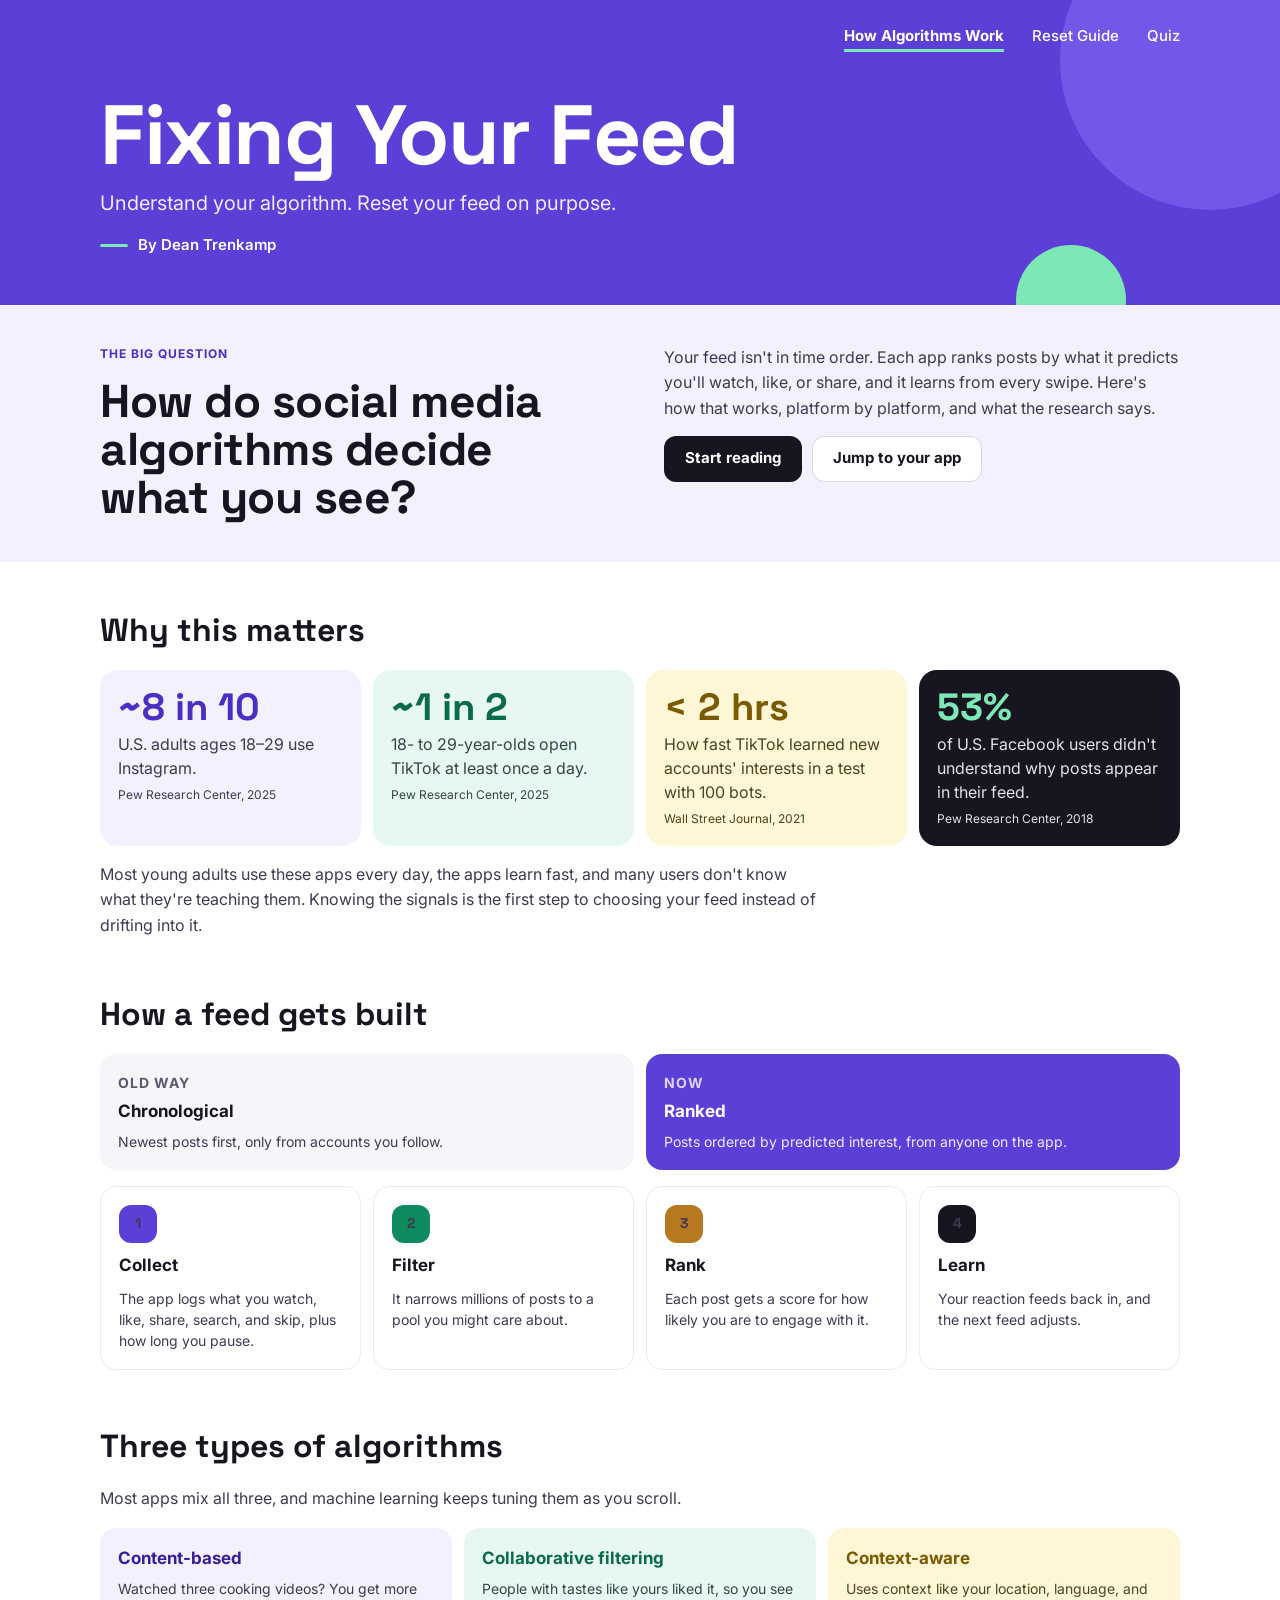
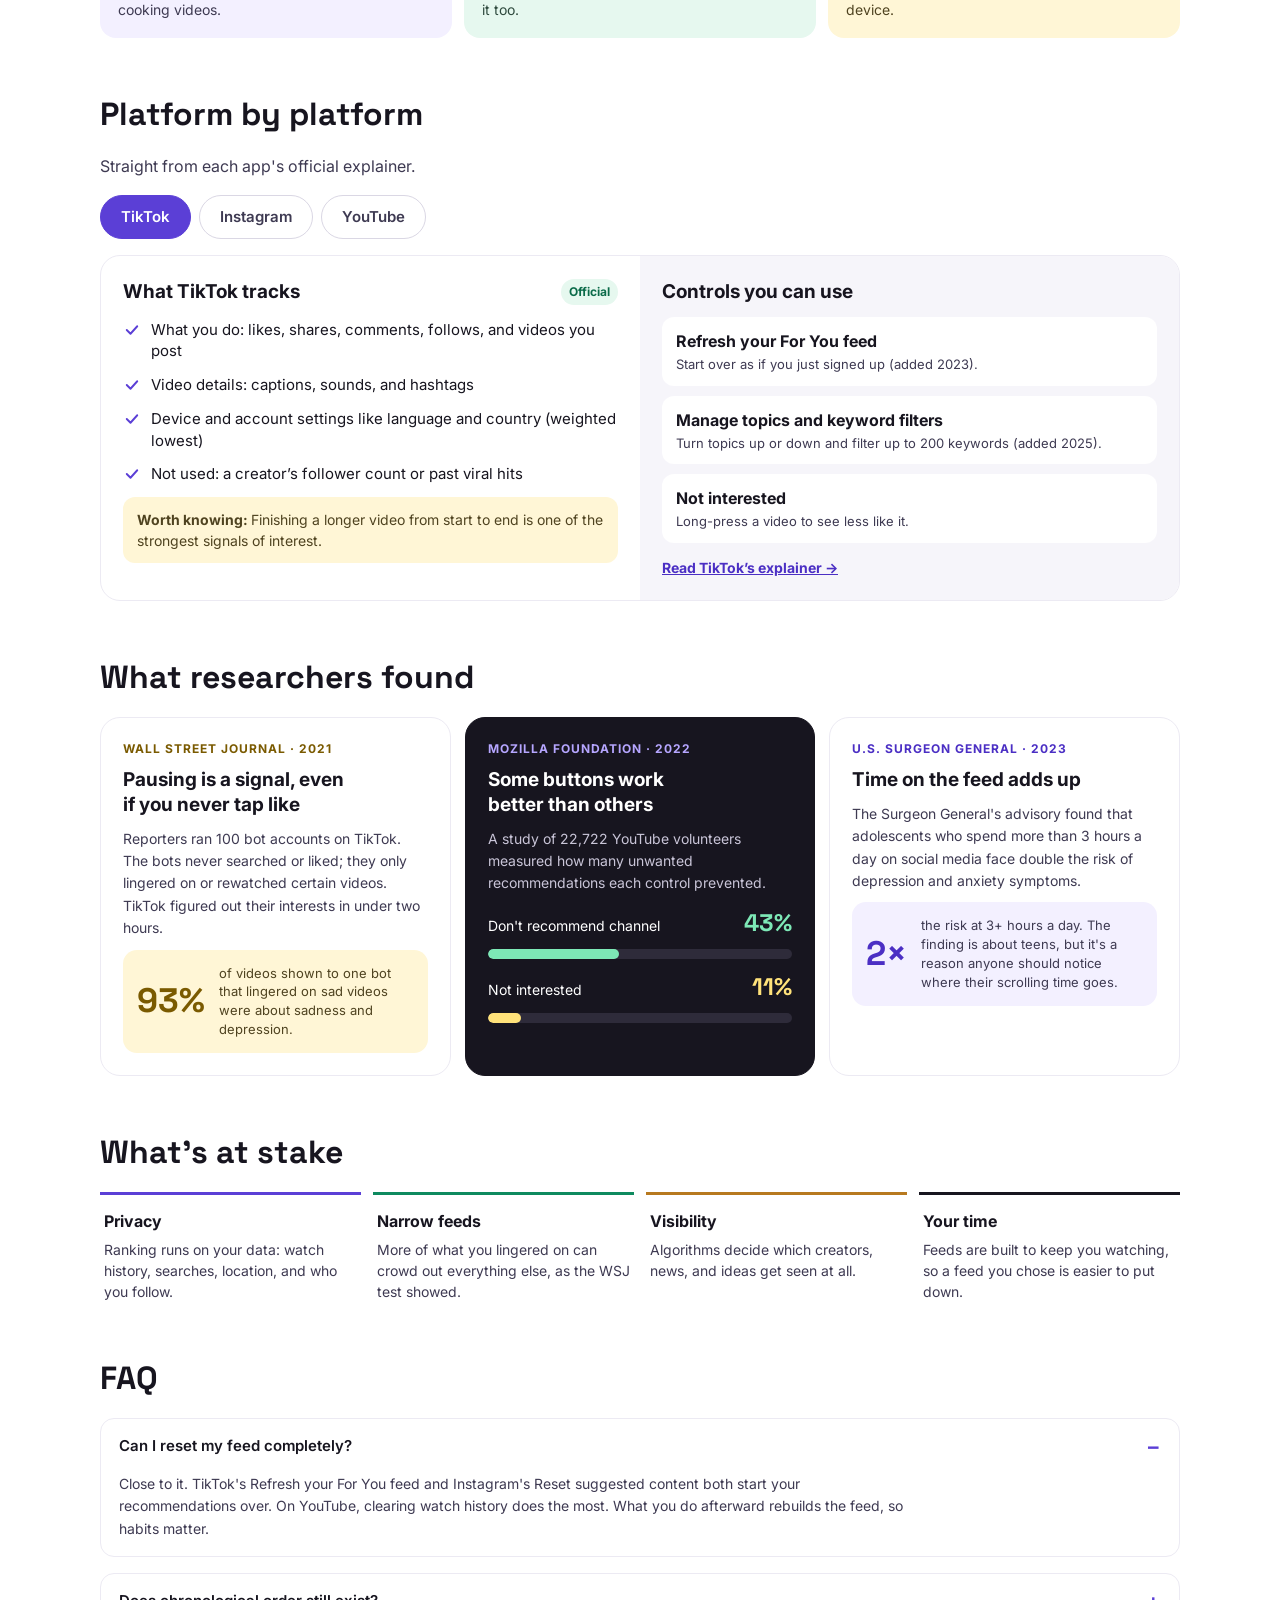
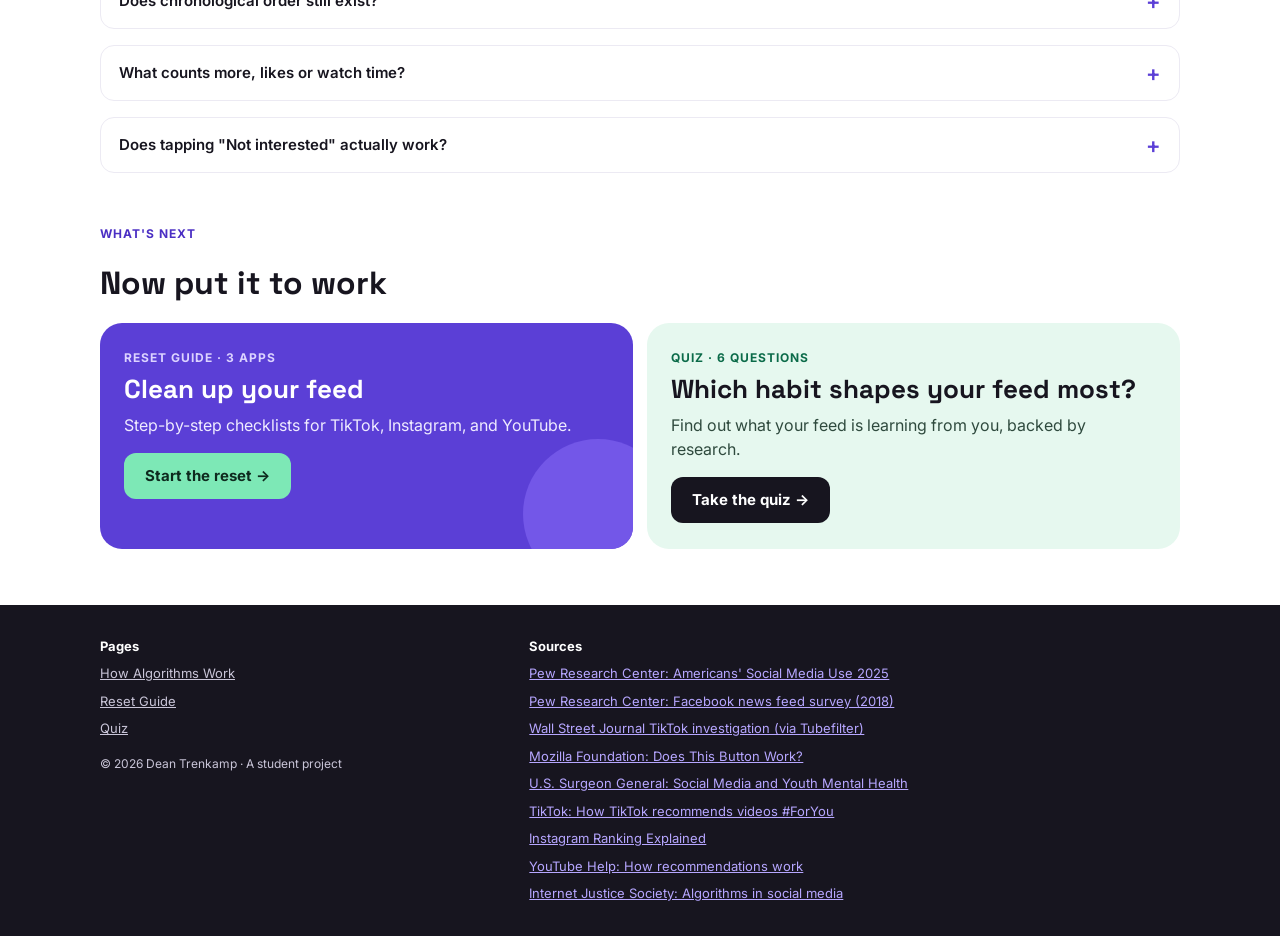
<file: index.html>
<!doctype html>
<html lang="en">
<head>
<meta charset="utf-8">
<meta name="viewport" content="width=device-width, initial-scale=1, viewport-fit=cover">
<title>Fixing Your Feed</title>
<meta name="claude:viewport-fit-sides" content="cover">
<meta name="author" content="Dean Trenkamp">
<meta name="description" content="Learn how TikTok, Instagram, and YouTube algorithms decide what you see, then reset your feed on purpose.">
<link rel="preconnect" href="https://fonts.googleapis.com">
<link rel="preconnect" href="https://fonts.gstatic.com" crossorigin>
<link rel="stylesheet" href="https://fonts.googleapis.com/css2?family=Space+Grotesk:wght@500;700&family=Inter:wght@400;500;600;700&display=swap">
<link rel="stylesheet" href="styles.css">
</head>
<body>

<header class="site-header">
  <div class="wrap topbar">
    <nav class="nav" aria-label="Main">
      <a href="index.html" aria-current="page">How Algorithms Work</a>
      <a href="reset.html">Reset Guide</a>
      <a href="quiz.html">Quiz</a>
    </nav>
  </div>
  <div class="wrap hero">
    <h1>Fixing Your Feed</h1>
    <p>Understand your algorithm. Reset your feed on purpose.</p>
    <span class="byline">By Dean Trenkamp</span>
  </div>
</header>

<main>
  <section class="band">
    <div class="wrap question">
      <div>
        <span class="eyebrow">The big question</span>
        <h2>How do social media algorithms decide what you see?</h2>
      </div>
      <div>
        <p class="lede">Your feed isn't in time order. Each app ranks posts by what it predicts you'll watch, like, or share, and it learns from every swipe. Here's how that works, platform by platform, and what the research says.</p>
        <div class="row">
          <a class="btn btn-dark" href="#how">Start reading</a>
          <a class="btn btn-light" href="#platforms">Jump to your app</a>
        </div>
      </div>
    </div>
  </section>

  <section class="wrap section" aria-labelledby="why">
    <h2 id="why">Why this matters</h2>
    <div class="grid">
      <div class="stat t-violet"><strong>~8 in 10</strong><span>U.S. adults ages 18–29 use Instagram.</span><span class="src">Pew Research Center, 2025</span></div>
      <div class="stat t-mint"><strong>~1 in 2</strong><span>18- to 29-year-olds open TikTok at least once a day.</span><span class="src">Pew Research Center, 2025</span></div>
      <div class="stat t-sun"><strong>&lt; 2 hrs</strong><span>How fast TikTok learned new accounts' interests in a test with 100 bots.</span><span class="src">Wall Street Journal, 2021</span></div>
      <div class="stat t-night"><strong>53%</strong><span>of U.S. Facebook users didn't understand why posts appear in their feed.</span><span class="src">Pew Research Center, 2018</span></div>
    </div>
    <p class="lede">Most young adults use these apps every day, the apps learn fast, and many users don't know what they're teaching them. Knowing the signals is the first step to choosing your feed instead of drifting into it.</p>
  </section>

  <section class="wrap section" id="how" aria-labelledby="how-h">
    <h2 id="how-h">How a feed gets built</h2>
    <div class="grid">
      <div class="tile" style="background: var(--soft)"><span class="eyebrow" style="color: var(--ink-3)">Old way</span><b>Chronological</b><span style="color: var(--ink-2)">Newest posts first, only from accounts you follow.</span></div>
      <div class="tile compare-new"><span class="eyebrow" style="color: #DCD3FF">Now</span><b>Ranked</b><span>Posts ordered by predicted interest, from anyone on the app.</span></div>
    </div>
    <ol class="grid steps">
      <li><span class="num" style="background: var(--violet)">1</span><b>Collect</b><span>The app logs what you watch, like, share, search, and skip, plus how long you pause.</span></li>
      <li><span class="num" style="background: #0E8A5F">2</span><b>Filter</b><span>It narrows millions of posts to a pool you might care about.</span></li>
      <li><span class="num" style="background: #B7791F">3</span><b>Rank</b><span>Each post gets a score for how likely you are to engage with it.</span></li>
      <li><span class="num" style="background: var(--ink)">4</span><b>Learn</b><span>Your reaction feeds back in, and the next feed adjusts.</span></li>
    </ol>
  </section>

  <section class="wrap section" aria-labelledby="types">
    <h2 id="types">Three types of algorithms</h2>
    <p class="lede">Most apps mix all three, and machine learning keeps tuning them as you scroll.</p>
    <div class="grid">
      <div class="tile t-violet"><b style="color: #36209A">Content-based</b><span>Watched three cooking videos? You get more cooking videos.</span></div>
      <div class="tile t-mint"><b style="color: var(--mint-ink)">Collaborative filtering</b><span>People with tastes like yours liked it, so you see it too.</span></div>
      <div class="tile t-sun"><b style="color: var(--sun-ink)">Context-aware</b><span>Uses context like your location, language, and device.</span></div>
    </div>
  </section>

  <section class="wrap section" id="platforms" aria-labelledby="plat-h">
    <h2 id="plat-h">Platform by platform</h2>
    <p class="lede">Straight from each app's official explainer.</p>
    <div class="tabs" role="tablist" aria-label="Choose a platform">
      <button class="tab" role="tab" id="tab-tiktok" data-platform="tiktok" aria-selected="true" aria-controls="platform-panel">TikTok</button>
      <button class="tab" role="tab" id="tab-instagram" data-platform="instagram" aria-selected="false" aria-controls="platform-panel">Instagram</button>
      <button class="tab" role="tab" id="tab-youtube" data-platform="youtube" aria-selected="false" aria-controls="platform-panel">YouTube</button>
    </div>
    <div class="platform" id="platform-panel" role="tabpanel" aria-labelledby="tab-tiktok"></div>
  </section>

  <section class="wrap section" aria-labelledby="res-h">
    <h2 id="res-h">What researchers found</h2>
    <div class="grid wide">
      <article class="card">
        <span class="eyebrow" style="color: var(--sun-ink)">Wall Street Journal · 2021</span>
        <h3>Pausing is a signal, even if you never tap like</h3>
        <p>Reporters ran 100 bot accounts on TikTok. The bots never searched or liked; they only lingered on or rewatched certain videos. TikTok figured out their interests in under two hours.</p>
        <div class="callout t-sun"><strong>93%</strong><span>of videos shown to one bot that lingered on sad videos were about sadness and depression.</span></div>
      </article>
      <article class="card dark">
        <span class="eyebrow" style="color: var(--link-dark)">Mozilla Foundation · 2022</span>
        <h3>Some buttons work better than others</h3>
        <p>A study of 22,722 YouTube volunteers measured how many unwanted recommendations each control prevented.</p>
        <div class="bar-row"><div class="lab"><span>Don't recommend channel</span><strong style="color: var(--mint)">43%</strong></div><div class="bar"><i style="width: 43%; background: var(--mint)"></i></div></div>
        <div class="bar-row"><div class="lab"><span>Not interested</span><strong style="color: #FFE27A">11%</strong></div><div class="bar"><i style="width: 11%; background: #FFE27A"></i></div></div>
      </article>
      <article class="card">
        <span class="eyebrow" style="color: var(--violet-ink)">U.S. Surgeon General · 2023</span>
        <h3>Time on the feed adds up</h3>
        <p>The Surgeon General's advisory found that adolescents who spend more than 3 hours a day on social media face double the risk of depression and anxiety symptoms.</p>
        <div class="callout t-violet"><strong>2×</strong><span>the risk at 3+ hours a day. The finding is about teens, but it's a reason anyone should notice where their scrolling time goes.</span></div>
      </article>
    </div>
  </section>

  <section class="wrap section" aria-labelledby="stake-h">
    <h2 id="stake-h">What's at stake</h2>
    <div class="grid">
      <div class="stake"><b>Privacy</b><span>Ranking runs on your data: watch history, searches, location, and who you follow.</span></div>
      <div class="stake" style="border-color: #0E8A5F"><b>Narrow feeds</b><span>More of what you lingered on can crowd out everything else, as the WSJ test showed.</span></div>
      <div class="stake" style="border-color: #B7791F"><b>Visibility</b><span>Algorithms decide which creators, news, and ideas get seen at all.</span></div>
      <div class="stake" style="border-color: var(--ink)"><b>Your time</b><span>Feeds are built to keep you watching, so a feed you chose is easier to put down.</span></div>
    </div>
  </section>

  <section class="wrap section faq" aria-labelledby="faq-h">
    <h2 id="faq-h">FAQ</h2>
    <details open><summary>Can I reset my feed completely?</summary><p>Close to it. TikTok's Refresh your For You feed and Instagram's Reset suggested content both start your recommendations over. On YouTube, clearing watch history does the most. What you do afterward rebuilds the feed, so habits matter.</p></details>
    <details><summary>Does chronological order still exist?</summary><p>Sometimes. Instagram lets you switch Feed to only Following or Favorites, shown newest first.</p></details>
    <details><summary>What counts more, likes or watch time?</summary><p>Watch time is a big one. TikTok says finishing a longer video is a strong interest signal, and the WSJ's bots shaped their feeds without liking anything.</p></details>
    <details><summary>Does tapping "Not interested" actually work?</summary><p>A little. Mozilla found it stopped only 11% of unwanted YouTube recommendations, while Don't recommend channel stopped 43%. Blocking a source beats flagging single posts.</p></details>
  </section>

  <section class="wrap section" aria-labelledby="next-h">
    <span class="eyebrow" style="color: var(--violet-ink)">What's next</span>
    <h2 id="next-h">Now put it to work</h2>
    <div class="grid wide">
      <a class="next violet" href="reset.html">
        <span class="eyebrow">Reset guide · 3 apps</span>
        <strong class="title">Clean up your feed</strong>
        <span>Step-by-step checklists for TikTok, Instagram, and YouTube.</span>
        <span class="btn btn-mint">Start the reset →</span>
      </a>
      <a class="next mint" href="quiz.html">
        <span class="eyebrow">Quiz · 6 questions</span>
        <strong class="title">Which habit shapes your feed most?</strong>
        <span>Find out what your feed is learning from you, backed by research.</span>
        <span class="btn btn-dark">Take the quiz →</span>
      </a>
    </div>
  </section>
</main>

<footer class="site-footer">
  <div class="wrap">
    <div class="col">
      <b>Pages</b>
      <a href="index.html">How Algorithms Work</a>
      <a href="reset.html">Reset Guide</a>
      <a href="quiz.html">Quiz</a>
      <span style="margin-top: 8px; font-size: 12px">© 2026 Dean Trenkamp · A student project</span>
    </div>
    <div class="col">
      <b>Sources</b>
      <a class="src" href="https://www.pewresearch.org/internet/2025/11/20/americans-social-media-use-2025/">Pew Research Center: Americans' Social Media Use 2025</a>
      <a class="src" href="https://www.pewresearch.org/short-reads/2018/09/05/many-facebook-users-dont-understand-how-the-sites-news-feed-works/">Pew Research Center: Facebook news feed survey (2018)</a>
      <a class="src" href="https://tubefilter.com/2021/07/21/tiktok-recommendation-algorithm-wall-street-journal-guillaume-chaslot/">Wall Street Journal TikTok investigation (via Tubefilter)</a>
      <a class="src" href="https://www.mozillafoundation.org/blog/mozilla-investigation-youtubes-dislike-button-other-user-controls-largely-fail-to-stop-unwanted-recommendations/">Mozilla Foundation: Does This Button Work?</a>
      <a class="src" href="https://www.hhs.gov/surgeongeneral/reports-and-publications/youth-mental-health/social-media">U.S. Surgeon General: Social Media and Youth Mental Health</a>
      <a class="src" href="https://newsroom.tiktok.com/en-us/how-tiktok-recommends-videos-for-you/">TikTok: How TikTok recommends videos #ForYou</a>
      <a class="src" href="https://about.instagram.com/blog/announcements/instagram-ranking-explained">Instagram Ranking Explained</a>
      <a class="src" href="https://support.google.com/youtube/answer/16089387">YouTube Help: How recommendations work</a>
      <a class="src" href="https://www.internetjustsociety.org/algorithms-in-social-media-platforms">Internet Justice Society: Algorithms in social media</a>
    </div>
  </div>
</footer>

<script src="app.js"></script>
</body>
</html>
</file>
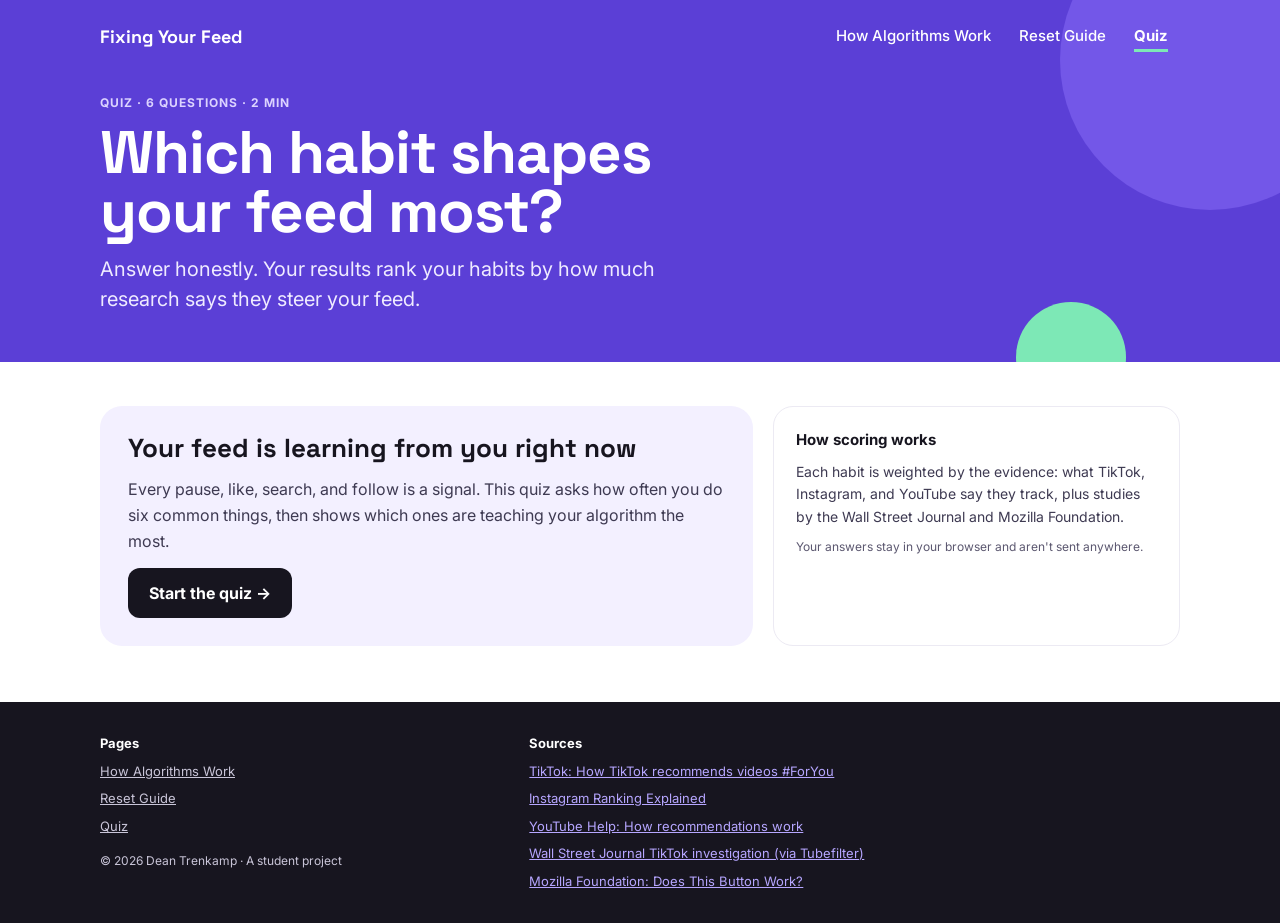
<file: quiz.html>
<!doctype html>
<html lang="en">
<head>
<meta charset="utf-8">
<meta name="viewport" content="width=device-width, initial-scale=1, viewport-fit=cover">
<title>Quiz · Fixing Your Feed</title>
<meta name="author" content="Dean Trenkamp">
<meta name="description" content="A six-question quiz that ranks which of your habits shape your social media feed the most, backed by research.">
<link rel="preconnect" href="https://fonts.googleapis.com">
<link rel="preconnect" href="https://fonts.gstatic.com" crossorigin>
<link rel="stylesheet" href="https://fonts.googleapis.com/css2?family=Space+Grotesk:wght@500;700&family=Inter:wght@400;500;600;700&display=swap">
<link rel="stylesheet" href="styles.css">
</head>
<body>
<header class="site-header">
  <div class="wrap topbar">
    <a class="brand" href="index.html">Fixing Your Feed</a>
    <nav class="nav" aria-label="Main">
      <a href="index.html">How Algorithms Work</a>
      <a href="reset.html">Reset Guide</a>
      <a href="quiz.html" aria-current="page">Quiz</a>
    </nav>
  </div>
  <div class="wrap hero compact">
    <span class="eyebrow">Quiz · 6 questions · 2 min</span>
    <h1>Which habit shapes your feed most?</h1>
    <p>Answer honestly. Your results rank your habits by how much research says they steer your feed.</p>
  </div>
</header>

<main>
  <section class="wrap section" aria-live="polite">

    <div id="quiz-intro" class="split">
      <div class="intro-main">
        <h2>Your feed is learning from you right now</h2>
        <p class="lede">Every pause, like, search, and follow is a signal. This quiz asks how often you do six common things, then shows which ones are teaching your algorithm the most.</p>
        <button class="btn btn-dark" id="start-btn" type="button" style="align-self: flex-start; min-height: 50px; font-size: 16px">Start the quiz →</button>
      </div>
      <div class="card intro-side">
        <b style="font-size: 15px">How scoring works</b>
        <p>Each habit is weighted by the evidence: what TikTok, Instagram, and YouTube say they track, plus studies by the Wall Street Journal and Mozilla Foundation.</p>
        <span class="small">Your answers stay in your browser and aren't sent anywhere.</span>
      </div>
    </div>

    <div id="quiz-question" class="quiz-box" hidden>
      <div class="quiz-meta"><span id="q-count">Question 1 of 6</span><b id="q-habit"></b></div>
      <div class="bar light"><i class="violet" id="q-bar" style="width: 0%"></i></div>
      <fieldset class="q">
        <legend id="q-text"></legend>
        <div id="q-options" style="display: flex; flex-direction: column; gap: 10px"></div>
      </fieldset>
      <div class="row" style="justify-content: space-between; align-items: center">
        <button class="btn btn-light" id="back-btn" type="button" style="font-size: 14px; min-height: 44px">← Back</button>
        <span class="small">Pick an answer to continue</span>
      </div>
    </div>

    <div id="quiz-results" hidden style="display: flex; flex-direction: column; gap: 22px">
      <div class="split">
        <div class="top-card">
          <span class="eyebrow">Your #1 feed shaper</span>
          <h2 id="r-habit"></h2>
          <p id="r-result"></p>
          <div class="ev"><b>The evidence: </b><span id="r-evidence"></span> <cite id="r-src"></cite></div>
        </div>
        <div class="fix-card">
          <span class="eyebrow">Your next move</span>
          <h3 id="r-fix-title"></h3>
          <p id="r-fix"></p>
          <a class="btn btn-dark" href="reset.html">Open the Reset Guide →</a>
        </div>
      </div>
      <div class="card" style="gap: 16px">
        <div class="row" style="justify-content: space-between; align-items: baseline">
          <h2 style="font-size: 22px">All your habits, ranked</h2>
          <span class="small">Impact = how often you do it × how strongly it shapes feeds</span>
        </div>
        <div class="ranked" id="r-ranked"></div>
      </div>
      <div class="row">
        <button class="btn btn-light" id="restart-btn" type="button">Retake the quiz</button>
        <a class="btn btn-light" href="index.html" style="background: var(--violet-tint); border-color: var(--violet-tint)">Learn how algorithms work</a>
      </div>
    </div>
  </section>
</main>

<footer class="site-footer">
  <div class="wrap">
    <div class="col">
      <b>Pages</b>
      <a href="index.html">How Algorithms Work</a>
      <a href="reset.html">Reset Guide</a>
      <a href="quiz.html">Quiz</a>
      <span style="margin-top: 8px; font-size: 12px">© 2026 Dean Trenkamp · A student project</span>
    </div>
    <div class="col">
      <b>Sources</b>
      <a class="src" href="https://newsroom.tiktok.com/en-us/how-tiktok-recommends-videos-for-you/">TikTok: How TikTok recommends videos #ForYou</a>
      <a class="src" href="https://about.instagram.com/blog/announcements/instagram-ranking-explained">Instagram Ranking Explained</a>
      <a class="src" href="https://support.google.com/youtube/answer/16089387">YouTube Help: How recommendations work</a>
      <a class="src" href="https://tubefilter.com/2021/07/21/tiktok-recommendation-algorithm-wall-street-journal-guillaume-chaslot/">Wall Street Journal TikTok investigation (via Tubefilter)</a>
      <a class="src" href="https://www.mozillafoundation.org/blog/mozilla-investigation-youtubes-dislike-button-other-user-controls-largely-fail-to-stop-unwanted-recommendations/">Mozilla Foundation: Does This Button Work?</a>
    </div>
  </div>
</footer>
<script src="app.js"></script>
</body>
</html>
</file>
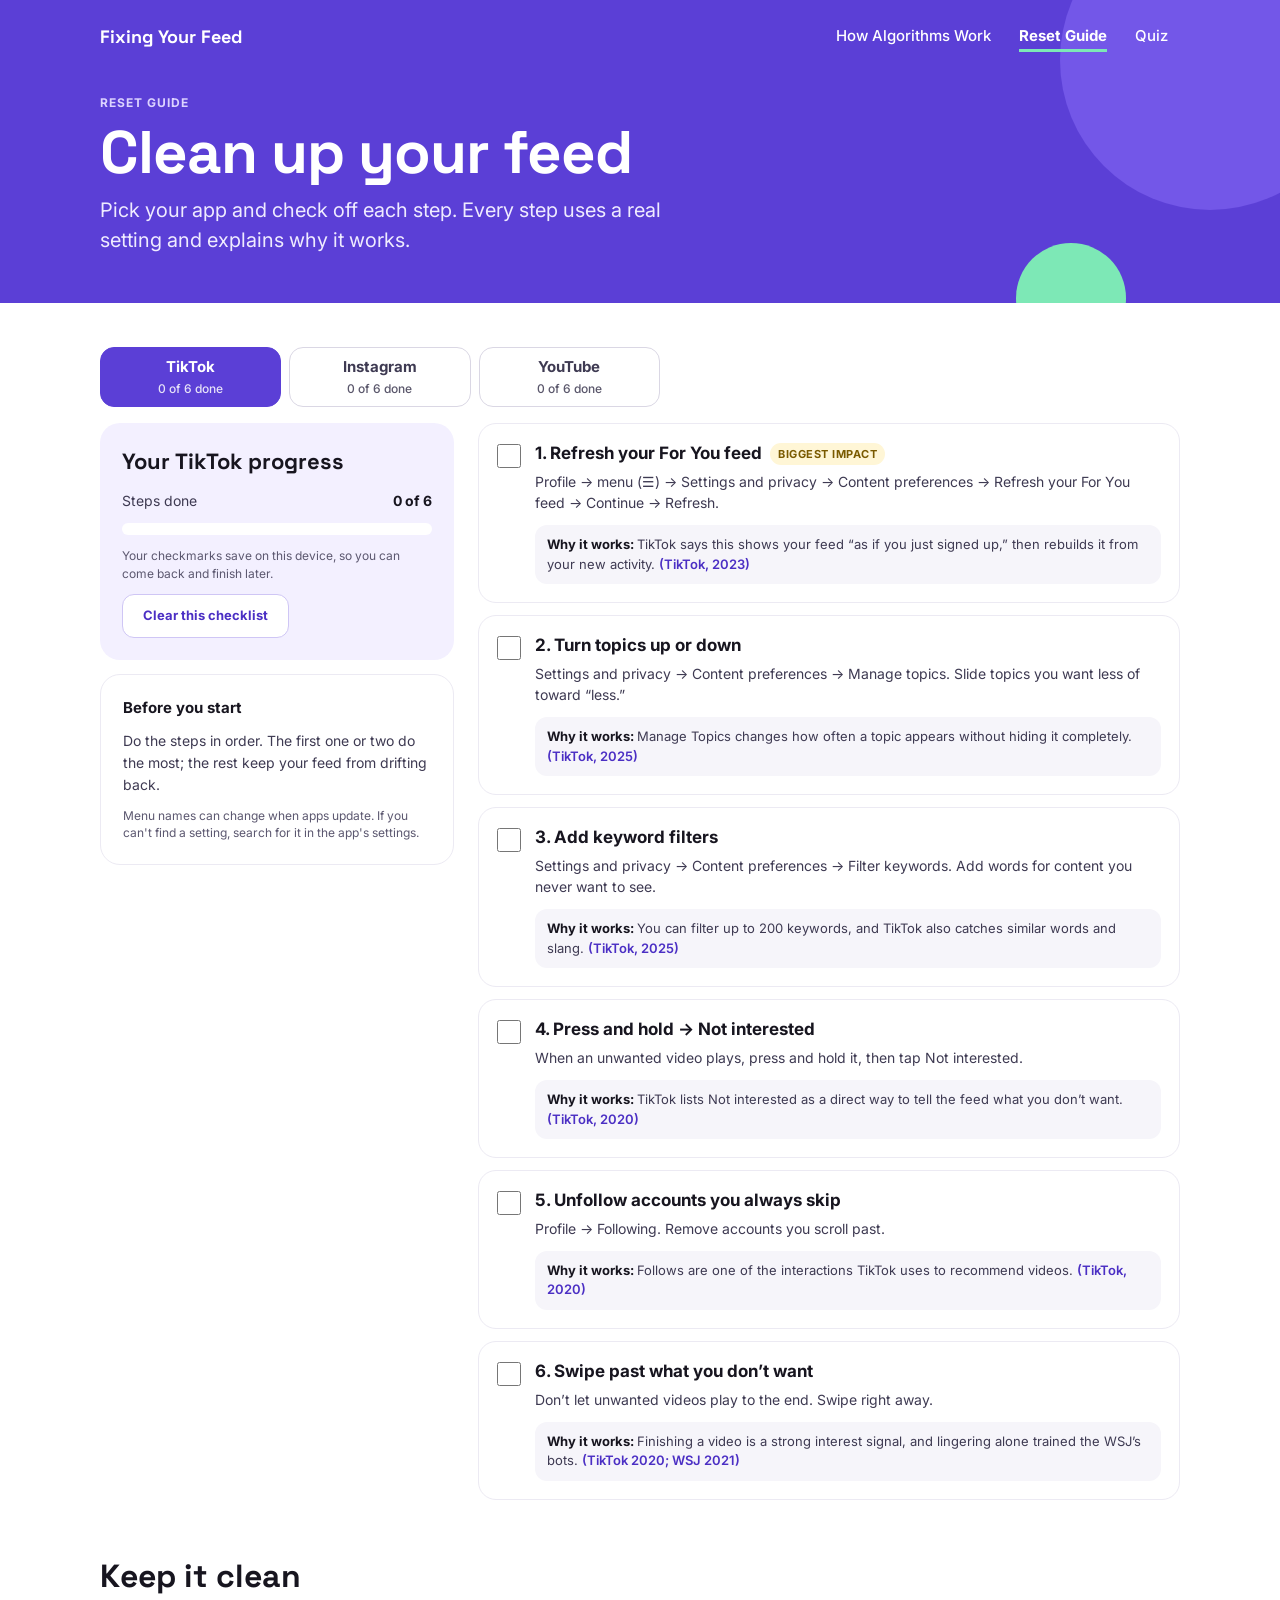
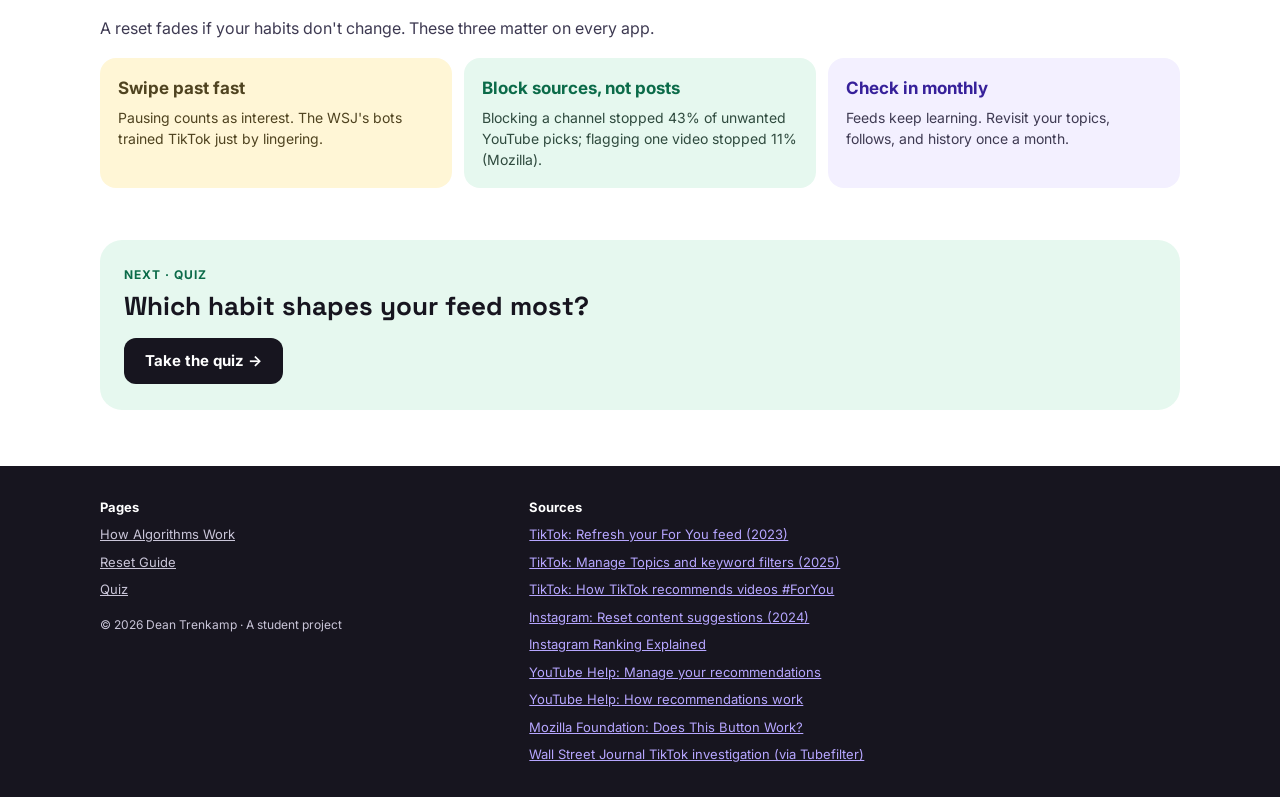
<file: reset.html>
<!doctype html>
<html lang="en">
<head>
<meta charset="utf-8">
<meta name="viewport" content="width=device-width, initial-scale=1, viewport-fit=cover">
<title>Reset Guide · Fixing Your Feed</title>
<meta name="author" content="Dean Trenkamp">
<meta name="description" content="Step-by-step checklists to reset your TikTok, Instagram, and YouTube feeds, with the evidence behind each step.">
<link rel="preconnect" href="https://fonts.googleapis.com">
<link rel="preconnect" href="https://fonts.gstatic.com" crossorigin>
<link rel="stylesheet" href="https://fonts.googleapis.com/css2?family=Space+Grotesk:wght@500;700&family=Inter:wght@400;500;600;700&display=swap">
<link rel="stylesheet" href="styles.css">
</head>
<body>
<header class="site-header">
  <div class="wrap topbar">
    <a class="brand" href="index.html">Fixing Your Feed</a>
    <nav class="nav" aria-label="Main">
      <a href="index.html">How Algorithms Work</a>
      <a href="reset.html" aria-current="page">Reset Guide</a>
      <a href="quiz.html">Quiz</a>
    </nav>
  </div>
  <div class="wrap hero compact">
    <span class="eyebrow">Reset guide</span>
    <h1>Clean up your feed</h1>
    <p>Pick your app and check off each step. Every step uses a real setting and explains why it works.</p>
  </div>
</header>

<main>
  <section class="wrap section" aria-label="Checklist">
    <div class="app-tabs" role="tablist" aria-label="Choose your app">
      <button class="app-tab" role="tab" data-app="tiktok" aria-selected="true" aria-controls="checklist">TikTok<small data-count="tiktok">0 of 6 done</small></button>
      <button class="app-tab" role="tab" data-app="instagram" aria-selected="false" aria-controls="checklist">Instagram<small data-count="instagram">0 of 6 done</small></button>
      <button class="app-tab" role="tab" data-app="youtube" aria-selected="false" aria-controls="checklist">YouTube<small data-count="youtube">0 of 6 done</small></button>
    </div>

    <div class="guide">
      <aside>
        <div class="progress">
          <h2 id="progress-title">Your TikTok progress</h2>
          <div class="quiz-meta" style="color: var(--ink-2)"><span>Steps done</span><strong id="progress-count" style="color: var(--ink)">0 of 6</strong></div>
          <div class="bar light" role="progressbar" aria-labelledby="progress-title" aria-valuemin="0" aria-valuemax="100" aria-valuenow="0" id="progress-bar"><i style="width: 0%"></i></div>
          <div class="done-msg" id="done-msg" hidden><strong>Nice work.</strong> This feed is reset. Keep the habits below so it stays that way.</div>
          <span class="small">Your checkmarks save on this device, so you can come back and finish later.</span>
          <button class="btn btn-light" id="clear-btn" type="button" style="align-self: flex-start; font-size: 13px; min-height: 44px; color: var(--violet-ink); border-color: var(--violet-line)">Clear this checklist</button>
        </div>
        <div class="card">
          <b style="font-size: 15px">Before you start</b>
          <p>Do the steps in order. The first one or two do the most; the rest keep your feed from drifting back.</p>
          <span class="small">Menu names can change when apps update. If you can't find a setting, search for it in the app's settings.</span>
        </div>
      </aside>
      <ol class="checklist" id="checklist" role="tabpanel"></ol>
    </div>
  </section>

  <section class="wrap section" aria-labelledby="clean-h">
    <h2 id="clean-h">Keep it clean</h2>
    <p class="lede">A reset fades if your habits don't change. These three matter on every app.</p>
    <div class="grid">
      <div class="tile t-sun"><b style="color: var(--sun-body)">Swipe past fast</b><span>Pausing counts as interest. The WSJ's bots trained TikTok just by lingering.</span></div>
      <div class="tile t-mint"><b style="color: var(--mint-ink)">Block sources, not posts</b><span>Blocking a channel stopped 43% of unwanted YouTube picks; flagging one video stopped 11% (Mozilla).</span></div>
      <div class="tile t-violet"><b style="color: #36209A">Check in monthly</b><span>Feeds keep learning. Revisit your topics, follows, and history once a month.</span></div>
    </div>
  </section>

  <section class="wrap section">
    <a class="next mint" href="quiz.html">
      <span class="eyebrow">Next · Quiz</span>
      <strong class="title">Which habit shapes your feed most?</strong>
      <span class="btn btn-dark">Take the quiz →</span>
    </a>
  </section>
</main>

<footer class="site-footer">
  <div class="wrap">
    <div class="col">
      <b>Pages</b>
      <a href="index.html">How Algorithms Work</a>
      <a href="reset.html">Reset Guide</a>
      <a href="quiz.html">Quiz</a>
      <span style="margin-top: 8px; font-size: 12px">© 2026 Dean Trenkamp · A student project</span>
    </div>
    <div class="col">
      <b>Sources</b>
      <a class="src" href="https://newsroom.tiktok.com/en-ie/safeguarding-recommendations-update">TikTok: Refresh your For You feed (2023)</a>
      <a class="src" href="https://newsroom.tiktok.com/tiktoks-new-features-to-help-you-control-your-scroll">TikTok: Manage Topics and keyword filters (2025)</a>
      <a class="src" href="https://newsroom.tiktok.com/en-us/how-tiktok-recommends-videos-for-you/">TikTok: How TikTok recommends videos #ForYou</a>
      <a class="src" href="https://about.instagram.com/blog/announcements/reset-instagram-content-suggestions">Instagram: Reset content suggestions (2024)</a>
      <a class="src" href="https://about.instagram.com/blog/announcements/instagram-ranking-explained">Instagram Ranking Explained</a>
      <a class="src" href="https://support.google.com/youtube/answer/6342839">YouTube Help: Manage your recommendations</a>
      <a class="src" href="https://support.google.com/youtube/answer/16089387">YouTube Help: How recommendations work</a>
      <a class="src" href="https://www.mozillafoundation.org/blog/mozilla-investigation-youtubes-dislike-button-other-user-controls-largely-fail-to-stop-unwanted-recommendations/">Mozilla Foundation: Does This Button Work?</a>
      <a class="src" href="https://tubefilter.com/2021/07/21/tiktok-recommendation-algorithm-wall-street-journal-guillaume-chaslot/">Wall Street Journal TikTok investigation (via Tubefilter)</a>
    </div>
  </div>
</footer>
<script src="app.js"></script>
</body>
</html>
</file>
<file: styles.css>
/* Fixing Your Feed: violet hero bands, white reading area, mint/yellow evidence tiles. Single light theme by choice. */
:root {
  --violet: #5B3FD6;
  --violet-2: #7357E8;
  --violet-ink: #4B2FC4;
  --violet-tint: #F3F0FF;
  --violet-line: #CFC6F5;
  --mint: #7DE8B6;
  --mint-tint: #E6F8EF;
  --mint-ink: #0B6B49;
  --mint-body: #2F4A3E;
  --sun-tint: #FFF6D6;
  --sun-ink: #7A5A00;
  --sun-body: #4F4320;
  --ink: #17151F;
  --ink-2: #3E3A52;
  --ink-3: #5C5870;
  --line: #ECEAF3;
  --line-2: #DAD7E4;
  --soft: #F6F5FA;
  --white: #FFFFFF;
  --night-2: #2E2B3A;
  --on-dark: #E4E2EC;
  --on-dark-2: #C9C5D8;
  --link-dark: #B6A6FF;
  --display: 'Space Grotesk', 'Arial Narrow', Arial, sans-serif;
  --body: Inter, system-ui, -apple-system, 'Segoe UI', Arial, sans-serif;
  color-scheme: light;
}
* { box-sizing: border-box; }
[hidden] { display: none !important; }
img { max-width: 100%; }
html { scroll-behavior: smooth; }
@media (prefers-reduced-motion: reduce) { html { scroll-behavior: auto; } }
body { margin: 0; background: var(--white); color: var(--ink); font-family: var(--body); font-size: 16px; line-height: 1.5; display: flex; flex-direction: column; min-height: 100vh; }
a { color: var(--violet-ink); }
a:hover { color: #36209A; }
:focus-visible { outline: 3px solid var(--mint); outline-offset: 2px; border-radius: 6px; }
h1, h2, h3 { font-family: var(--display); text-wrap: balance; margin: 0; }
p { margin: 0; }

.wrap { max-width: 1120px; width: 100%; margin: 0 auto; padding-left: max(20px, env(safe-area-inset-left, 0px)); padding-right: max(20px, env(safe-area-inset-right, 0px)); }

/* Header */
.site-header { background: var(--violet); color: var(--white); position: relative; overflow: hidden; }
.site-header::before, .site-header::after { content: ""; position: absolute; border-radius: 50%; pointer-events: none; }
.site-header::before { right: -80px; top: -90px; width: 300px; height: 300px; background: var(--violet-2); }
.site-header::after { right: 12%; bottom: -50px; width: 110px; height: 110px; background: var(--mint); }
.topbar { position: relative; z-index: 1; display: flex; flex-wrap: wrap; justify-content: space-between; align-items: center; gap: 4px 24px; padding-block: 14px 0; }
.brand { color: var(--white); text-decoration: none; font-family: var(--display); font-weight: 700; font-size: 18px; min-height: 44px; display: flex; align-items: center; }
.brand:hover { color: var(--white); }
.nav { display: flex; flex-wrap: wrap; gap: 4px; margin-left: -12px; }
.nav a { display: flex; align-items: center; min-height: 44px; padding: 0 12px; color: var(--white); font-weight: 500; font-size: 15px; text-decoration: none; }
.nav a:hover { color: var(--white); text-decoration: underline; text-underline-offset: 8px; }
.nav a[aria-current="page"] { font-weight: 700; text-decoration: underline; text-decoration-color: var(--mint); text-decoration-thickness: 3px; text-underline-offset: 8px; }
.hero { position: relative; z-index: 1; display: flex; flex-direction: column; gap: 12px; padding-block: 36px 48px; }
.hero h1 { font-size: clamp(40px, 7.5vw, 84px); line-height: 0.98; letter-spacing: -1.5px; max-width: 820px; }
.hero.compact h1 { font-size: clamp(34px, 5.6vw, 60px); letter-spacing: -1px; }
.hero h1 { color: var(--white); }
.byline { font-size: 15px; font-weight: 600; color: var(--white); display: flex; align-items: center; gap: 10px; margin-top: 4px; }
.byline::before { content: ""; width: 28px; height: 3px; border-radius: 2px; background: var(--mint); }
.topbar .nav:only-child { margin-left: auto; margin-right: -12px; }
.hero p { font-size: clamp(16px, 2vw, 20px); color: #EFEBFF; max-width: 600px; }
.eyebrow { font-size: 12px; font-weight: 700; letter-spacing: 1px; text-transform: uppercase; }
.hero .eyebrow { color: #DCD3FF; }

/* Sections */
main { display: flex; flex-direction: column; }
.section { padding-block: 44px 8px; display: flex; flex-direction: column; gap: 16px; }
.section:last-child { padding-bottom: 56px; }
.section h2 { font-size: clamp(24px, 3vw, 32px); }
.lede { font-size: 16px; line-height: 1.6; color: var(--ink-2); max-width: 720px; }
.band { background: var(--violet-tint); }
.question { display: flex; flex-wrap: wrap; gap: 20px 48px; align-items: flex-start; padding-block: 40px; }
.question > * { flex: 1 1 360px; min-width: 0; display: flex; flex-direction: column; gap: 14px; }
.question h2 { font-size: clamp(30px, 4.4vw, 46px); line-height: 1.05; letter-spacing: -0.5px; }
.question .eyebrow { color: var(--violet-ink); }

.grid { display: grid; gap: 12px; grid-template-columns: repeat(auto-fit, minmax(min(100%, 240px), 1fr)); }
.grid.wide { grid-template-columns: repeat(auto-fit, minmax(min(100%, 300px), 1fr)); gap: 14px; }

.btn { display: inline-flex; align-items: center; justify-content: center; min-height: 46px; padding: 0 20px; border-radius: 12px; font: inherit; font-size: 15px; font-weight: 700; text-decoration: none; cursor: pointer; border: 1px solid transparent; }
.btn-dark { background: var(--ink); color: var(--white); }
.btn-dark:hover { color: var(--white); background: #2B2838; }
.btn-light { background: var(--white); color: var(--ink); border-color: var(--line-2); }
.btn-mint { background: var(--mint); color: #0E2A1E; }
.row { display: flex; flex-wrap: wrap; gap: 10px; }

/* Stat tiles */
.stat { border-radius: 18px; padding: 18px; display: flex; flex-direction: column; gap: 6px; }
.stat strong { font-family: var(--display); font-size: 38px; line-height: 1; }
.stat .src { font-size: 12px; }
.t-violet { background: var(--violet-tint); color: var(--ink-2); }
.t-violet strong { color: var(--violet-ink); }
.t-mint { background: var(--mint-tint); color: var(--mint-body); }
.t-mint strong { color: var(--mint-ink); }
.t-sun { background: var(--sun-tint); color: var(--sun-body); }
.t-sun strong { color: var(--sun-ink); }
.t-night { background: var(--ink); color: var(--on-dark); }
.t-night strong { color: var(--mint); }

/* Cards */
.card { border: 1px solid var(--line); border-radius: 20px; padding: 22px; display: flex; flex-direction: column; gap: 10px; min-width: 0; }
.card h3 { font-family: var(--body); font-size: 19px; line-height: 1.3; }
.card p { font-size: 14px; line-height: 1.6; color: var(--ink-2); }
.card.dark { background: var(--ink); border-color: var(--ink); color: var(--white); }
.card.dark p { color: var(--on-dark-2); }
.callout { border-radius: 14px; padding: 14px; display: flex; gap: 14px; align-items: center; font-size: 13px; line-height: 1.45; }
.callout strong { font-family: var(--display); font-size: 34px; line-height: 1; flex-shrink: 0; }
.tile { border-radius: 16px; padding: 18px; display: flex; flex-direction: column; gap: 6px; }
.tile b { font-size: 17px; }
.tile span { font-size: 14px; line-height: 1.5; }

.compare-new { background: var(--violet); color: var(--white); }
.compare-new span { color: #EFEBFF; }
.steps { list-style: none; margin: 0; padding: 0; }
.steps li { border: 1px solid var(--line); border-radius: 16px; padding: 18px; display: flex; flex-direction: column; gap: 10px; }
.num { width: 38px; height: 38px; border-radius: 12px; display: flex; align-items: center; justify-content: center; color: var(--white); font-family: var(--display); font-weight: 700; }
.steps b { font-size: 17px; }
.steps span { font-size: 14px; line-height: 1.5; color: var(--ink-2); }

.stake { border-top: 3px solid var(--violet); padding: 14px 4px 0; display: flex; flex-direction: column; gap: 6px; }
.stake span { font-size: 14px; color: var(--ink-2); line-height: 1.5; }

/* Bars */
.bar { height: 10px; background: var(--night-2); border-radius: 5px; overflow: hidden; }
.bar > i { display: block; height: 100%; border-radius: 5px; }
.bar.light { background: var(--violet-tint); height: 12px; border-radius: 6px; }
.bar-row { display: flex; flex-direction: column; gap: 8px; }
.bar-row .lab { display: flex; justify-content: space-between; align-items: baseline; gap: 10px; font-size: 14px; }
.bar-row .lab strong { font-family: var(--display); font-size: 24px; }

/* Tabs */
.tabs { display: flex; flex-wrap: wrap; gap: 8px; }
.tab { min-height: 44px; padding: 0 20px; border-radius: 999px; font: inherit; font-size: 15px; font-weight: 600; cursor: pointer; border: 1px solid var(--line-2); background: var(--white); color: var(--ink-2); }
.tab[aria-selected="true"] { border-color: var(--violet); background: var(--violet); color: var(--white); }
.platform { border: 1px solid var(--line); border-radius: 20px; overflow: hidden; display: flex; flex-wrap: wrap; }
.platform > div { flex: 1 1 340px; min-width: 0; padding: 22px; display: flex; flex-direction: column; gap: 12px; }
.platform .controls { background: var(--soft); gap: 10px; }
.platform h3 { font-family: var(--body); font-size: 19px; }
.official { font-size: 12px; font-weight: 700; color: var(--mint-ink); background: var(--mint-tint); padding: 4px 8px; border-radius: 999px; }
.check { display: flex; gap: 10px; align-items: flex-start; font-size: 15px; line-height: 1.45; }
.check svg { flex-shrink: 0; margin-top: 2px; }
.note { background: var(--sun-tint); border-radius: 12px; padding: 12px 14px; font-size: 14px; line-height: 1.5; color: var(--sun-body); }
.ctrl { background: var(--white); border-radius: 12px; padding: 12px 14px; display: flex; flex-direction: column; gap: 2px; }
.ctrl span { font-size: 13px; color: var(--ink-2); line-height: 1.45; }

/* FAQ */
.faq details { border: 1px solid var(--line); border-radius: 14px; }
.faq summary { list-style: none; cursor: pointer; min-height: 54px; display: flex; justify-content: space-between; align-items: center; gap: 10px; padding: 12px 18px; font-weight: 600; font-size: 15px; }
.faq summary::-webkit-details-marker { display: none; }
.faq summary::after { content: "+"; font-size: 22px; color: var(--violet); line-height: 1; }
.faq details[open] summary::after { content: "\2212"; }
.faq details p { padding: 0 18px 16px; font-size: 14px; line-height: 1.6; color: var(--ink-2); max-width: 820px; }

/* Next cards */
.next { position: relative; overflow: hidden; text-decoration: none; border-radius: 22px; padding: 26px 24px; display: flex; flex-direction: column; gap: 8px; }
.next strong.title { font-family: var(--display); font-size: 26px; line-height: 1.15; }
.next .btn { margin-top: 8px; align-self: flex-start; }
.next.violet { background: var(--violet); color: var(--white); }
.next.violet:hover { color: var(--white); }
.next.violet::after { content: ""; position: absolute; right: -40px; bottom: -40px; width: 150px; height: 150px; border-radius: 50%; background: var(--violet-2); }
.next.violet > * { position: relative; z-index: 1; }
.next.violet .eyebrow { color: #DCD3FF; }
.next.violet span { color: #EFEBFF; }
.next.mint { background: var(--mint-tint); color: var(--ink); }
.next.mint:hover { color: var(--ink); }
.next.mint .eyebrow { color: var(--mint-ink); }
.next.mint span { color: var(--mint-body); }
.next span.btn-dark { color: var(--white); }
.next span.btn-mint { color: #0E2A1E; }

/* Reset guide */
.app-tabs { display: grid; grid-template-columns: repeat(3, minmax(0, 1fr)); gap: 8px; max-width: 560px; }
.app-tab { min-height: 58px; padding: 8px 10px; border-radius: 14px; font: inherit; font-size: 15px; font-weight: 700; cursor: pointer; display: flex; flex-direction: column; align-items: center; justify-content: center; gap: 2px; border: 1px solid var(--line-2); background: var(--white); color: var(--ink-2); }
.app-tab small { font-size: 12px; font-weight: 500; opacity: 0.85; }
.app-tab[aria-selected="true"] { border-color: var(--violet); background: var(--violet); color: var(--white); }
.guide { display: flex; flex-wrap: wrap; gap: 24px; align-items: flex-start; }
.guide aside { flex: 1 1 280px; min-width: 0; display: flex; flex-direction: column; gap: 14px; }
.progress { background: var(--violet-tint); border-radius: 20px; padding: 22px; display: flex; flex-direction: column; gap: 12px; }
.progress h2 { font-size: 22px; }
.progress .bar.light { background: var(--white); }
.progress .bar.light > i { background: var(--violet); transition: width 0.25s; }
.done-msg { background: var(--mint-tint); border-radius: 12px; padding: 12px; font-size: 14px; line-height: 1.45; color: var(--mint-ink); }
.small { font-size: 12px; color: var(--ink-3); line-height: 1.45; }
.checklist { flex: 3 1 480px; min-width: 0; list-style: none; margin: 0; padding: 0; display: flex; flex-direction: column; gap: 12px; }
.item { border: 1px solid var(--line); background: var(--white); border-radius: 18px; padding: 18px; display: flex; flex-direction: column; gap: 12px; }
.item.is-done { border-color: #BDEBD3; background: #F4FBF7; }
.item label { display: flex; gap: 14px; align-items: flex-start; cursor: pointer; }
.item input { width: 24px; height: 24px; margin: 2px 0 0; flex-shrink: 0; accent-color: var(--violet); }
.item .head { display: flex; flex-wrap: wrap; align-items: center; gap: 8px; }
.item .head b { font-size: 17px; line-height: 1.35; }
.item.is-done .head b { color: var(--ink-3); text-decoration: line-through; }
.item .how { font-size: 14px; line-height: 1.5; color: var(--ink-2); }
.badge { font-size: 11px; font-weight: 700; letter-spacing: 0.5px; color: var(--sun-ink); background: var(--sun-tint); padding: 3px 8px; border-radius: 999px; }
.why { margin-left: 38px; background: var(--soft); border-radius: 12px; padding: 10px 12px; font-size: 13px; line-height: 1.5; color: var(--ink-2); }
.why cite { font-style: normal; color: var(--violet-ink); font-weight: 600; }
@media (max-width: 480px) { .why { margin-left: 0; } }

/* Quiz */
.quiz-box { max-width: 760px; width: 100%; margin: 0 auto; display: flex; flex-direction: column; gap: 18px; }
.quiz-meta { display: flex; justify-content: space-between; gap: 10px; font-size: 14px; color: var(--ink-2); }
.quiz-meta b { color: var(--violet-ink); font-weight: 600; }
.bar.light > i.violet { background: var(--violet); }
fieldset.q { border: 1px solid var(--line); border-radius: 22px; padding: 26px; margin: 0; display: flex; flex-direction: column; gap: 12px; min-width: 0; }
fieldset.q legend { float: left; width: 100%; padding: 0; margin-bottom: 8px; font-family: var(--display); font-size: clamp(22px, 3vw, 28px); line-height: 1.2; }
.opt { min-height: 56px; width: 100%; display: flex; align-items: center; padding: 12px 18px; border-radius: 14px; font: inherit; font-size: 16px; font-weight: 700; text-align: left; cursor: pointer; border: 1px solid var(--line-2); background: var(--white); color: var(--ink); }
.opt:hover { border-color: var(--violet); }
.opt[aria-pressed="true"] { border: 2px solid var(--violet); background: var(--violet-tint); }
.split { display: flex; flex-wrap: wrap; gap: 20px; align-items: stretch; }
.split > * { min-width: 0; }
.intro-main { flex: 2 1 360px; background: var(--violet-tint); border-radius: 22px; padding: 28px; display: flex; flex-direction: column; gap: 14px; }
.intro-main h2 { font-size: 26px; line-height: 1.15; }
.intro-side { flex: 1 1 260px; }
.top-card { flex: 3 1 420px; background: var(--ink); color: var(--white); border-radius: 24px; padding: 28px; display: flex; flex-direction: column; gap: 12px; }
.top-card .eyebrow { color: var(--mint); }
.top-card h2 { font-size: clamp(28px, 4vw, 40px); line-height: 1.05; }
.top-card p { color: var(--on-dark); font-size: 15px; line-height: 1.6; }
.top-card .ev { background: var(--night-2); border-radius: 14px; padding: 14px; font-size: 14px; line-height: 1.55; color: var(--on-dark); }
.top-card .ev b { color: #FFE27A; }
.top-card .ev cite { font-style: normal; color: var(--link-dark); }
.fix-card { flex: 2 1 280px; background: var(--mint-tint); border-radius: 24px; padding: 28px; display: flex; flex-direction: column; gap: 12px; }
.fix-card .eyebrow { color: var(--mint-ink); }
.fix-card h3 { font-size: 22px; line-height: 1.2; }
.fix-card p { font-size: 14px; line-height: 1.6; color: var(--mint-body); }
.fix-card .btn { margin-top: auto; align-self: flex-start; }
.ranked { display: flex; flex-direction: column; gap: 16px; }
.rank-row { display: flex; flex-direction: column; gap: 6px; }
.rank-row .lab { display: flex; justify-content: space-between; gap: 10px; font-size: 15px; font-weight: 600; }
.rank-row .lvl { font-size: 13px; font-weight: 700; white-space: nowrap; }
.rank-row p { font-size: 13px; line-height: 1.5; color: var(--ink-2); }
.rank-row cite { font-style: normal; color: var(--violet-ink); font-weight: 600; }
.lvl-high { color: var(--violet-ink); } .lvl-med { color: var(--mint-ink); } .lvl-low { color: var(--ink-3); }

/* Footer */
.site-footer { flex-grow: 1; background: var(--ink); color: var(--on-dark-2); font-size: 13px; }
.site-footer .wrap { display: flex; flex-wrap: wrap; gap: 28px 64px; padding-block: 32px; }
.site-footer .col { display: flex; flex-direction: column; gap: 8px; min-width: 0; }
.site-footer .col:first-child { flex: 1 1 200px; }
.site-footer .col:last-child { flex: 2 1 320px; }
.site-footer b { color: var(--white); }
.site-footer .fbrand { font-family: var(--display); font-size: 18px; }
.site-footer a { color: var(--on-dark-2); }
.site-footer a.src { color: var(--link-dark); }
</file>
